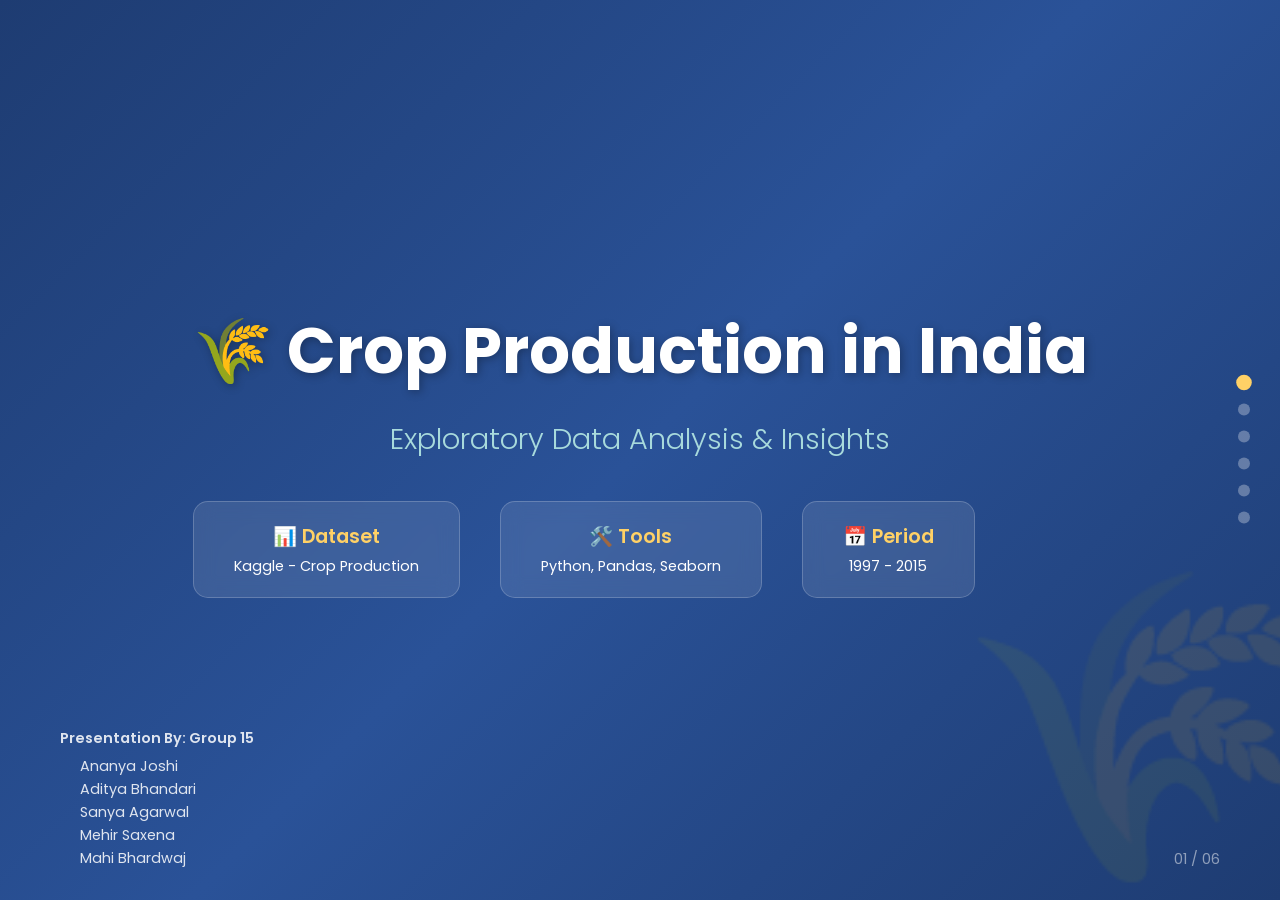
<file: index.html>
<!DOCTYPE html>
<html lang="en">

<head>
    <meta charset="UTF-8">
    <meta name="viewport" content="width=device-width, initial-scale=1.0">
    <title>Crop Production in India - Analysis</title>
    <link href="https://fonts.googleapis.com/css2?family=Poppins:wght@300;400;600;700&display=swap" rel="stylesheet">
    <style>
        * {
            margin: 0;
            padding: 0;
            box-sizing: border-box;
        }

        body {
            font-family: 'Poppins', sans-serif;
            background: linear-gradient(135deg, #1a1a2e 0%, #16213e 50%, #0f3460 100%);
            min-height: 100vh;
            overflow-x: hidden;
        }

        .slide-container {
            width: 100%;
            height: 100vh;
            scroll-snap-type: y mandatory;
            overflow-y: scroll;
            scroll-behavior: smooth;
        }

        .slide {
            width: 100%;
            height: 100vh;
            scroll-snap-align: start;
            display: flex;
            flex-direction: column;
            justify-content: center;
            align-items: center;
            padding: 60px;
            position: relative;
            overflow: hidden;
        }

        /* Slide 1 - Title */
        .slide-1 {
            background: linear-gradient(135deg, #1e3c72 0%, #2a5298 50%, #1e3c72 100%);
        }

        .slide-1::before {
            content: '🌾';
            position: absolute;
            font-size: 300px;
            opacity: 0.1;
            right: -50px;
            bottom: -50px;
        }

        .title-content {
            text-align: center;
            z-index: 10;
            animation: fadeInUp 1s ease-out;
        }

        .main-title {
            font-size: 4rem;
            font-weight: 700;
            color: #fff;
            margin-bottom: 20px;
            text-shadow: 2px 2px 10px rgba(0, 0, 0, 0.3);
        }

        .subtitle {
            font-size: 1.8rem;
            color: #a8dadc;
            margin-bottom: 40px;
            font-weight: 300;
        }

        .meta-info {
            display: flex;
            gap: 40px;
            margin-top: 30px;
        }

        .meta-item {
            background: rgba(255, 255, 255, 0.1);
            backdrop-filter: blur(10px);
            padding: 20px 40px;
            border-radius: 15px;
            border: 1px solid rgba(255, 255, 255, 0.2);
        }

        .meta-item span {
            color: #ffd166;
            font-size: 1.2rem;
            font-weight: 600;
        }

        .meta-item p {
            color: #fff;
            font-size: 0.9rem;
            margin-top: 5px;
        }

        /* Slide 2 - Contents */
        .slide-2 {
            background: linear-gradient(135deg, #134e5e 0%, #71b280 100%);
        }

        .section-title {
            font-size: 2.5rem;
            color: #fff;
            margin-bottom: 20px;
            text-align: center;
        }

        .contents-grid {
            display: grid;
            grid-template-columns: repeat(2, 1fr);
            gap: 25px;
            max-width: 900px;
        }

        .content-card {
            background: rgba(255, 255, 255, 0.15);
            backdrop-filter: blur(10px);
            padding: 30px;
            border-radius: 20px;
            border: 1px solid rgba(255, 255, 255, 0.2);
            display: flex;
            align-items: center;
            gap: 20px;
            transition: transform 0.3s ease, box-shadow 0.3s ease;
        }

        .content-card:hover {
            transform: translateY(-5px);
            box-shadow: 0 20px 40px rgba(0, 0, 0, 0.2);
        }

        .content-number {
            width: 60px;
            height: 60px;
            background: linear-gradient(135deg, #ffd166, #f9844a);
            border-radius: 50%;
            display: flex;
            justify-content: center;
            align-items: center;
            font-size: 1.5rem;
            font-weight: 700;
            color: #1a1a2e;
        }

        .content-text {
            color: #fff;
            font-size: 1.3rem;
        }

        /* Slide 3 - Dataset Overview */
        .slide-3 {
            background: linear-gradient(135deg, #667eea 0%, #764ba2 100%);
        }

        .stats-container {
            display: grid;
            grid-template-columns: repeat(4, 1fr);
            gap: 20px;
            margin-top: 10px;
        }

        .stat-card {
            background: rgba(255, 255, 255, 0.15);
            backdrop-filter: blur(10px);
            padding: 25px 20px;
            border-radius: 15px;
            text-align: center;
            border: 1px solid rgba(255, 255, 255, 0.2);
            transition: transform 0.3s ease;
        }

        .stat-card:hover {
            transform: scale(1.05);
        }

        .stat-icon {
            font-size: 2.2rem;
            margin-bottom: 8px;
        }

        .stat-value {
            font-size: 2rem;
            font-weight: 700;
            color: #ffd166;
        }

        .stat-label {
            color: #e0e0e0;
            font-size: 0.9rem;
            margin-top: 5px;
        }

        /* Slide 4 - EDA */
        .slide-4 {
            background: linear-gradient(135deg, #f093fb 0%, #f5576c 100%);
        }

        /* Slide 5 - Key Visualizations */
        .slide-5 {
            background: linear-gradient(135deg, #11998e 0%, #38ef7d 100%);
        }

        .viz-grid {
            display: grid;
            grid-template-columns: repeat(3, 1fr);
            gap: 25px;
            max-width: 1100px;
        }

        .viz-card {
            background: rgba(255, 255, 255, 0.95);
            border-radius: 20px;
            padding: 30px;
            text-align: center;
            box-shadow: 0 15px 40px rgba(0, 0, 0, 0.2);
            transition: transform 0.3s ease, box-shadow 0.3s ease;
            cursor: pointer;
        }

        .viz-card:hover {
            transform: translateY(-10px) scale(1.02);
            box-shadow: 0 25px 50px rgba(0, 0, 0, 0.3);
        }

        .viz-card::after {
            content: '👆 Click to view';
            display: block;
            font-size: 0.75rem;
            color: #999;
            margin-top: 10px;
            opacity: 0;
            transition: opacity 0.3s ease;
        }

        .viz-card:hover::after {
            opacity: 1;
        }

        .viz-icon {
            font-size: 3rem;
            margin-bottom: 15px;
        }

        .viz-title {
            font-size: 1.2rem;
            font-weight: 600;
            color: #333;
            margin-bottom: 10px;
        }

        .viz-desc {
            font-size: 0.9rem;
            color: #666;
        }

        /* Slide 6 - Key Insights & Conclusion */
        .slide-6 {
            background: linear-gradient(135deg, #0f0c29 0%, #302b63 50%, #24243e 100%);
        }

        .insights-container {
            display: grid;
            grid-template-columns: repeat(2, 1fr);
            gap: 30px;
            max-width: 1000px;
        }

        .insight-card {
            background: linear-gradient(135deg, rgba(255, 255, 255, 0.1) 0%, rgba(255, 255, 255, 0.05) 100%);
            backdrop-filter: blur(10px);
            padding: 30px;
            border-radius: 20px;
            border: 1px solid rgba(255, 255, 255, 0.1);
        }

        .insight-card h3 {
            color: #ffd166;
            font-size: 1.3rem;
            margin-bottom: 15px;
            display: flex;
            align-items: center;
            gap: 10px;
        }

        .insight-card p {
            color: #e0e0e0;
            line-height: 1.6;
        }

        .conclusion-box {
            grid-column: span 2;
            background: linear-gradient(135deg, #ffd166 0%, #f9844a 100%);
            text-align: center;
        }

        .conclusion-box h3 {
            color: #1a1a2e;
            font-size: 1.8rem;
        }

        .conclusion-box p {
            color: #333;
            font-size: 1.1rem;
        }

        /* Modal Styles */
        .modal-overlay {
            position: fixed;
            top: 0;
            left: 0;
            width: 100%;
            height: 100%;
            background: rgba(0, 0, 0, 0.85);
            backdrop-filter: blur(10px);
            display: none;
            justify-content: center;
            align-items: center;
            z-index: 2000;
            animation: fadeIn 0.3s ease;
        }

        .modal-overlay.active {
            display: flex;
        }

        .modal-content {
            background: #fff;
            border-radius: 25px;
            padding: 40px;
            max-width: 800px;
            width: 90%;
            max-height: 85vh;
            overflow-y: auto;
            position: relative;
            animation: slideUp 0.4s ease;
        }

        .modal-close {
            position: absolute;
            top: 15px;
            right: 20px;
            font-size: 2rem;
            cursor: pointer;
            color: #666;
            transition: color 0.3s ease;
        }

        .modal-close:hover {
            color: #f5576c;
        }

        .modal-title {
            font-size: 1.8rem;
            color: #333;
            margin-bottom: 20px;
            display: flex;
            align-items: center;
            gap: 15px;
        }

        .modal-description {
            color: #666;
            margin-bottom: 25px;
            line-height: 1.6;
        }

        .chart-preview {
            background: linear-gradient(135deg, #f8f9fa 0%, #e9ecef 100%);
            border-radius: 15px;
            padding: 30px;
            min-height: 300px;
            display: flex;
            flex-direction: column;
            align-items: center;
            justify-content: center;
        }

        /* CSS Charts */
        .bar-chart {
            display: flex;
            align-items: flex-end;
            gap: 15px;
            height: 200px;
            padding: 20px;
        }

        .bar {
            width: 50px;
            border-radius: 8px 8px 0 0;
            display: flex;
            flex-direction: column;
            align-items: center;
            justify-content: flex-end;
            transition: height 0.5s ease;
        }

        .bar span {
            font-size: 0.7rem;
            color: #333;
            margin-top: 8px;
            text-align: center;
        }

        .pie-chart {
            width: 200px;
            height: 200px;
            border-radius: 50%;
            background: conic-gradient(#ff6b6b 0deg 108deg,
                    #4ecdc4 108deg 180deg,
                    #45b7d1 180deg 234deg,
                    #96ceb4 234deg 288deg,
                    #ffeaa7 288deg 360deg);
            position: relative;
        }

        .pie-chart::after {
            content: '';
            position: absolute;
            top: 50%;
            left: 50%;
            transform: translate(-50%, -50%);
            width: 80px;
            height: 80px;
            background: #fff;
            border-radius: 50%;
        }

        .histogram {
            display: flex;
            align-items: flex-end;
            gap: 3px;
            height: 150px;
        }

        .hist-bar {
            width: 20px;
            background: linear-gradient(180deg, #667eea 0%, #764ba2 100%);
            border-radius: 3px 3px 0 0;
        }

        .scatter-plot {
            width: 250px;
            height: 200px;
            background: linear-gradient(135deg, #f8f9fa 0%, #e9ecef 100%);
            border-left: 2px solid #333;
            border-bottom: 2px solid #333;
            position: relative;
            margin: 20px;
        }

        .scatter-dot {
            position: absolute;
            width: 10px;
            height: 10px;
            background: #4ecdc4;
            border-radius: 50%;
            opacity: 0.7;
        }

        .box-plot {
            display: flex;
            flex-direction: column;
            align-items: center;
            height: 200px;
            justify-content: center;
        }

        .box-plot-item {
            display: flex;
            align-items: center;
            gap: 10px;
            margin: 10px 0;
        }

        .box-plot-box {
            width: 120px;
            height: 40px;
            background: linear-gradient(90deg, #ffeaa7 0%, #fdcb6e 100%);
            border: 2px solid #f39c12;
            border-radius: 5px;
            position: relative;
        }

        .box-plot-box::before,
        .box-plot-box::after {
            content: '';
            position: absolute;
            height: 2px;
            background: #e74c3c;
            width: 30px;
        }

        .box-plot-box::before {
            left: -35px;
            top: 50%;
        }

        .box-plot-box::after {
            right: -35px;
            top: 50%;
        }

        .heatmap {
            display: grid;
            grid-template-columns: repeat(3, 60px);
            gap: 5px;
        }

        .heatmap-cell {
            width: 60px;
            height: 60px;
            border-radius: 8px;
            display: flex;
            align-items: center;
            justify-content: center;
            color: #fff;
            font-weight: 600;
            font-size: 0.9rem;
        }

        .line-chart {
            width: 280px;
            height: 150px;
            position: relative;
            border-left: 2px solid #333;
            border-bottom: 2px solid #333;
        }

        .line-chart svg {
            position: absolute;
            bottom: 0;
            left: 0;
        }

        /* Navigation */
        .nav-dots {
            position: fixed;
            right: 30px;
            top: 50%;
            transform: translateY(-50%);
            display: flex;
            flex-direction: column;
            gap: 15px;
            z-index: 1000;
        }

        .nav-dot {
            width: 12px;
            height: 12px;
            border-radius: 50%;
            background: rgba(255, 255, 255, 0.3);
            cursor: pointer;
            transition: all 0.3s ease;
        }

        .nav-dot:hover,
        .nav-dot.active {
            background: #ffd166;
            transform: scale(1.3);
        }

        .slide-number {
            position: absolute;
            bottom: 30px;
            left: 60px;
            color: rgba(255, 255, 255, 0.5);
            font-size: 0.9rem;
        }

        /* Animations */
        @keyframes fadeIn {
            from {
                opacity: 0;
            }

            to {
                opacity: 1;
            }
        }

        @keyframes fadeInUp {
            from {
                opacity: 0;
                transform: translateY(30px);
            }

            to {
                opacity: 1;
                transform: translateY(0);
            }
        }

        @keyframes slideUp {
            from {
                opacity: 0;
                transform: translateY(50px);
            }

            to {
                opacity: 1;
                transform: translateY(0);
            }
        }

        .legend {
            display: flex;
            flex-wrap: wrap;
            gap: 15px;
            margin-top: 20px;
            justify-content: center;
        }

        .legend-item {
            display: flex;
            align-items: center;
            gap: 8px;
            font-size: 0.85rem;
            color: #555;
        }

        .legend-color {
            width: 15px;
            height: 15px;
            border-radius: 3px;
        }
    </style>
</head>

<body>
    <div class="slide-container" id="slideContainer">
        <!-- Slide 1: Title -->
        <div class="slide slide-1" id="slide1">
            <div class="title-content">
                <h1 class="main-title">🌾 Crop Production in India</h1>
                <p class="subtitle">Exploratory Data Analysis & Insights</p>
                <div class="meta-info">
                    <div class="meta-item">
                        <span>📊 Dataset</span>
                        <p>Kaggle - Crop Production</p>
                    </div>
                    <div class="meta-item">
                        <span>🛠️ Tools</span>
                        <p>Python, Pandas, Seaborn</p>
                    </div>
                    <div class="meta-item">
                        <span>📅 Period</span>
                        <p>1997 - 2015</p>
                    </div>
                </div>
            </div>
            <div
                style="position: absolute; bottom: 30px; left: 60px; color: rgba(255, 255, 255, 0.85); font-size: 0.9rem; text-align: left; line-height: 1.6;">
                <div style="font-weight: 600; margin-bottom: 5px;">Presentation By: Group 15</div>
                <div style="padding-left: 20px;">Ananya Joshi</div>
                <div style="padding-left: 20px;">Aditya Bhandari</div>
                <div style="padding-left: 20px;">Sanya Agarwal</div>
                <div style="padding-left: 20px;">Mehir Saxena</div>
                <div style="padding-left: 20px;">Mahi Bhardwaj</div>
            </div>
            <span class="slide-number" style="left: auto; right: 60px;">01 / 06</span>
        </div>

        <!-- Slide 2: Contents -->
        <div class="slide slide-2" id="slide2">
            <h2 class="section-title">📋 Contents</h2>
            <div class="contents-grid">
                <div class="content-card">
                    <div class="content-number">1</div>
                    <div class="content-text">Load Data & Overview</div>
                </div>
                <div class="content-card">
                    <div class="content-number">2</div>
                    <div class="content-text">Descriptive Statistics</div>
                </div>
                <div class="content-card">
                    <div class="content-number">3</div>
                    <div class="content-text">Exploratory Data Analysis</div>
                </div>
                <div class="content-card">
                    <div class="content-number">4</div>
                    <div class="content-text">Data Visualizations</div>
                </div>
            </div>
            <span class="slide-number">02 / 06</span>
        </div>

        <!-- Slide 3: Dataset Overview & Descriptive Statistics -->
        <div class="slide slide-3" id="slide3">
            <h2 class="section-title">📊 Dataset Overview & Descriptive Statistics</h2>
            <div class="stats-container" style="margin-bottom: 15px;">
                <div class="stat-card">
                    <div class="stat-icon">📁</div>
                    <div class="stat-value">246K+</div>
                    <div class="stat-label">Total Records</div>
                </div>
                <div class="stat-card">
                    <div class="stat-icon">🗺️</div>
                    <div class="stat-value">33</div>
                    <div class="stat-label">States &amp; UTs</div>
                </div>
                <div class="stat-card">
                    <div class="stat-icon">🌱</div>
                    <div class="stat-value">124</div>
                    <div class="stat-label">Crop Types</div>
                </div>
                <div class="stat-card">
                    <div class="stat-icon">📆</div>
                    <div class="stat-value">6</div>
                    <div class="stat-label">Seasons</div>
                </div>
            </div>
            <!-- Descriptive Statistics Card -->
            <div onclick="openModal('descriptive')"
                style="background: rgba(255,255,255,0.95); border-radius: 20px; padding: 25px 40px; max-width: 1000px; box-shadow: 0 15px 40px rgba(0,0,0,0.2); cursor: pointer; transition: transform 0.3s ease;"
                onmouseover="this.style.transform='translateY(-5px)'" onmouseout="this.style.transform='translateY(0)'">
                <h3 style="color: #667eea; font-size: 1.3rem; margin-bottom: 15px; text-align: center;">📈 Descriptive
                    Statistics</h3>
                <table style="width: 100%; border-collapse: collapse; font-size: 0.85rem;">
                    <thead>
                        <tr style="background: linear-gradient(135deg, #667eea, #764ba2); color: white;">
                            <th style="padding: 10px; border-radius: 8px 0 0 0;">Variable</th>
                            <th style="padding: 10px;">Count</th>
                            <th style="padding: 10px;">Mean</th>
                            <th style="padding: 10px;">Std. Dev</th>
                            <th style="padding: 10px;">Min</th>
                            <th style="padding: 10px;">Median</th>
                            <th style="padding: 10px; border-radius: 0 8px 0 0;">Max</th>
                        </tr>
                    </thead>
                    <tbody>
                        <tr style="background: #f8f9fa;">
                            <td style="padding: 10px; font-weight: 600; color: #333;">Crop_Year</td>
                            <td style="padding: 10px; color: #555;">246,091</td>
                            <td style="padding: 10px; color: #555;">2005.64</td>
                            <td style="padding: 10px; color: #555;">4.95</td>
                            <td style="padding: 10px; color: #555;">1997</td>
                            <td style="padding: 10px; color: #555;">2006</td>
                            <td style="padding: 10px; color: #555;">2015</td>
                        </tr>
                        <tr style="background: #fff;">
                            <td style="padding: 10px; font-weight: 600; color: #333;">Area (ha)</td>
                            <td style="padding: 10px; color: #555;">246,091</td>
                            <td style="padding: 10px; color: #555;">12,002.82</td>
                            <td style="padding: 10px; color: #555;">50,523.40</td>
                            <td style="padding: 10px; color: #555;">0.04</td>
                            <td style="padding: 10px; color: #555;">582</td>
                            <td style="padding: 10px; color: #f5576c; font-weight: 600;">8.58M</td>
                        </tr>
                        <tr style="background: #f8f9fa;">
                            <td style="padding: 10px; font-weight: 600; color: #333;">Production (tons)</td>
                            <td style="padding: 10px; color: #555;">242,361</td>
                            <td style="padding: 10px; color: #555;">582,503</td>
                            <td style="padding: 10px; color: #555;">17.07M</td>
                            <td style="padding: 10px; color: #555;">0</td>
                            <td style="padding: 10px; color: #555;">729</td>
                            <td style="padding: 10px; color: #f5576c; font-weight: 600;">1.25B</td>
                        </tr>
                    </tbody>
                </table>
                <p style="color: #888; font-size: 0.8rem; margin-top: 12px; text-align: center;">⚠️ Production has
                    3,730 missing values | Both Area & Production are highly right-skewed</p>
            </div>
            <span class="slide-number">03 / 06</span>
        </div>

        <!-- Slide 4: Exploratory Data Analysis (EDA) -->
        <div class="slide slide-4" id="slide4">
            <h2 class="section-title" style="margin-top: -80px;">🔍 Exploratory Data Analysis (EDA)</h2>
            <p style="color: rgba(255,255,255,0.8); margin-bottom: 20px; font-size: 1rem;">
            </p>
            <div style="display: grid; grid-template-columns: repeat(3, 1fr); gap: 25px; max-width: 1100px;">
                <div onclick="openModal('missingvalues')"
                    style="background: rgba(255,255,255,0.95); border-radius: 20px; padding: 30px; text-align: center; box-shadow: 0 15px 40px rgba(0,0,0,0.2); cursor: pointer; transition: transform 0.3s ease;"
                    onmouseover="this.style.transform='translateY(-5px)'"
                    onmouseout="this.style.transform='translateY(0)'">
                    <div style="font-size: 3rem; margin-bottom: 15px;">⚠️</div>
                    <h3 style="color: #f5576c; font-size: 1.3rem; margin-bottom: 10px;">Missing Values</h3>
                    <p style="color: #333; font-size: 2rem; font-weight: 700;">3730</p>
                    <p style="color: #666; font-size: 0.9rem; margin-top: 10px;">in Production column</p>
                    <p style="color: #888; font-size: 0.85rem; margin-top: 5px;">Rows removed via dropna()</p>
                </div>
                <div onclick="openModal('boxplot')"
                    style="background: rgba(255,255,255,0.95); border-radius: 20px; padding: 30px; text-align: center; box-shadow: 0 15px 40px rgba(0,0,0,0.2); cursor: pointer; transition: transform 0.3s ease;"
                    onmouseover="this.style.transform='translateY(-5px)'"
                    onmouseout="this.style.transform='translateY(0)'">
                    <div style="font-size: 3rem; margin-bottom: 15px;">📊</div>
                    <h3 style="color: #764ba2; font-size: 1.3rem; margin-bottom: 10px;">Outlier Detection</h3>
                    <p style="color: #333; font-size: 1rem; font-weight: 600;">IQR Method Used</p>
                    <p style="color: #666; font-size: 0.9rem; margin-top: 10px;">Q1, Q3, bounds calculated</p>
                    <p style="color: #888; font-size: 0.85rem; margin-top: 5px;">Many outliers in Production</p>
                </div>
                <div onclick="openModal('correlation')"
                    style="background: rgba(255,255,255,0.95); border-radius: 20px; padding: 30px; text-align: center; box-shadow: 0 15px 40px rgba(0,0,0,0.2); cursor: pointer; transition: transform 0.3s ease;"
                    onmouseover="this.style.transform='translateY(-5px)'"
                    onmouseout="this.style.transform='translateY(0)'">
                    <div style="font-size: 3rem; margin-bottom: 15px;">🔗</div>
                    <h3 style="color: #11998e; font-size: 1.3rem; margin-bottom: 10px;">Correlation</h3>
                    <p style="color: #333; font-size: 2rem; font-weight: 700;">+0.041</p>
                    <p style="color: #666; font-size: 0.9rem; margin-top: 10px;">Area ↔️ Production</p>
                    <p style="color: #888; font-size: 0.85rem; margin-top: 5px;">Strong positive relationship</p>
                </div>
            </div>
            <!-- <div
                style="background: rgba(255,255,255,0.15); backdrop-filter: blur(10px); padding: 25px 50px; border-radius: 15px; margin-top: 30px; border: 1px solid rgba(255,255,255,0.2);">
                <p style="color: #fff; font-size: 1.1rem; text-align: center;">
                    <strong>Key EDA Steps:</strong> Missing Value Analysis → Data Cleaning → Outlier Detection →
                    Correlation Matrix
                </p>
            </div> -->
            <span class="slide-number">04 / 06</span>
        </div>


        <!-- Slide 5: Key Visualizations -->
        <div class="slide slide-5" id="slide5">
            <h2 class="section-title">📊 Visualizations Used</h2>
            <p style="color: rgba(255,255,255,0.8); margin-bottom: 30px; font-size: 1.1rem;">👆 Click any card to see
                the visualization</p>
            <div class="viz-grid">
                <div class="viz-card" onclick="openModal('histogram')">
                    <div class="viz-icon">📊</div>
                    <div class="viz-title">Histogram</div>
                    <div class="viz-desc">Distribution of Crop Yield (Log Scale)</div>
                </div>
                <div class="viz-card" onclick="openModal('boxplot')">
                    <div class="viz-icon">📦</div>
                    <div class="viz-title">Box Plot</div>
                    <div class="viz-desc">Outlier Detection by Season</div>
                </div>
                <div class="viz-card" onclick="openModal('barchart')">
                    <div class="viz-icon">📈</div>
                    <div class="viz-title">Bar Chart</div>
                    <div class="viz-desc">Top 5 Crops by Production</div>
                </div>
                <div class="viz-card" onclick="openModal('scatter')">
                    <div class="viz-icon">🔵</div>
                    <div class="viz-title">Scatter Plot</div>
                    <div class="viz-desc">Area vs Production Relationship</div>
                </div>
                <div class="viz-card" onclick="openModal('piechart')">
                    <div class="viz-icon">🥧</div>
                    <div class="viz-title">Pie Chart</div>
                    <div class="viz-desc">State-wise Production Share</div>
                </div>
                <div class="viz-card" onclick="openModal('heatmap')">
                    <div class="viz-icon">🔥</div>
                    <div class="viz-title">Heatmap</div>
                    <div class="viz-desc">Correlation Matrix</div>
                </div>
            </div>
            <span class="slide-number">05 / 06</span>
        </div>

        <!-- Slide 6: Key Insights & Conclusion -->
        <div class="slide slide-6" id="slide6">
            <h2 class="section-title">💡 Key Insights</h2>
            <div class="insights-container">
                <div class="insight-card">
                    <h3>🏆 Top Producer</h3>
                    <p>Kerala dominates with 126+ Billion tonnes, driven by Coconut production (counted in nuts, not
                        weight).</p>
                </div>
                <div class="insight-card">
                    <h3>🌾 Crop Diversity</h3>
                    <p>124 unique crops across 33 states. Rice, Wheat, and Sugarcane form the backbone of Indian
                        agriculture.</p>
                </div>
                <div class="insight-card">
                    <h3>📅 Seasonal Patterns</h3>
                    <p>Whole Year crops contribute highest production. Kharif (monsoon) shows more variability than Rabi
                        (winter).</p>
                </div>
                <div class="insight-card">
                    <h3>📊 Key Correlation</h3>
                    <p>Area-Production correlation (+0.041) is strong, but Year shows no significant trend — yield
                        improvement is needed.</p>
                </div>
                <div class="insight-card conclusion-box">
                    <h3>🎯 Conclusion</h3>
                    <p>This analysis of 246K+ records (1997-2015) reveals that Indian agriculture is regionally
                        concentrated, with Southern states leading. While production correlates with area,
                        year-over-year yield hasn't improved significantly — suggesting focus should shift from land
                        expansion to productivity enhancement through modern farming techniques.</p>
                </div>
            </div>
            <span class="slide-number">06 / 06</span>
        </div>
    </div>

    <!-- Modal Overlay -->
    <div class="modal-overlay" id="modalOverlay" onclick="closeModal(event)">
        <div class="modal-content" onclick="event.stopPropagation()">
            <span class="modal-close" onclick="closeModal()">&times;</span>
            <h2 class="modal-title" id="modalTitle"></h2>
            <p class="modal-description" id="modalDescription"></p>
            <div class="chart-preview" id="chartPreview"></div>
        </div>
    </div>

    <!-- Navigation Dots -->
    <div class="nav-dots">
        <div class="nav-dot active" onclick="scrollToSlide(1)"></div>
        <div class="nav-dot" onclick="scrollToSlide(2)"></div>
        <div class="nav-dot" onclick="scrollToSlide(3)"></div>
        <div class="nav-dot" onclick="scrollToSlide(4)"></div>
        <div class="nav-dot" onclick="scrollToSlide(5)"></div>
        <div class="nav-dot" onclick="scrollToSlide(6)"></div>
    </div>

    <script>
        const container = document.getElementById('slideContainer');
        const dots = document.querySelectorAll('.nav-dot');

        function scrollToSlide(num) {
            const slide = document.getElementById('slide' + num);
            slide.scrollIntoView({ behavior: 'smooth' });
        }

        container.addEventListener('scroll', () => {
            const scrollPos = container.scrollTop;
            const slideHeight = window.innerHeight;
            const currentSlide = Math.round(scrollPos / slideHeight);

            dots.forEach((dot, index) => {
                dot.classList.toggle('active', index === currentSlide);
            });
        });

        // Keyboard navigation
        document.addEventListener('keydown', (e) => {
            const modal = document.getElementById('modalOverlay');
            if (modal.classList.contains('active')) {
                if (e.key === 'Escape') closeModal();
                return;
            }

            const currentScroll = container.scrollTop;
            const slideHeight = window.innerHeight;
            const currentSlide = Math.round(currentScroll / slideHeight);

            if (e.key === 'ArrowDown' || e.key === ' ') {
                e.preventDefault();
                if (currentSlide < 5) scrollToSlide(currentSlide + 2);
            } else if (e.key === 'ArrowUp') {
                e.preventDefault();
                if (currentSlide > 0) scrollToSlide(currentSlide);
            }
        });

        // Modal Functions
        const chartData = {
            descriptive: {
                title: '📈 Descriptive Statistics',
                description: '💡 Insight: The dataset spans 1997-2015 with 246K+ records. Production values range from 0 to 1.25 Billion tonnes with extreme right-skewness (Mean >> Median). The high standard deviation indicates significant variability across regions and crops.',
                chart: `
                <div style="text-align: left;">
                    <h4 style="color: #667eea; margin-bottom: 15px;">Numerical Variables Summary</h4>
                    <div style="overflow-x: auto;">
                        <table style="width: 100%; border-collapse: collapse; font-size: 0.85rem; margin-bottom: 20px;">
                            <thead>
                                <tr style="background: linear-gradient(135deg, #667eea, #764ba2); color: white;">
                                    <th style="padding: 12px; text-align: left;">Variable</th>
                                    <th style="padding: 12px;">Count</th>
                                    <th style="padding: 12px;">Mean</th>
                                    <th style="padding: 12px;">Std. Dev</th>
                                    <th style="padding: 12px;">Min</th>
                                    <th style="padding: 12px;">Q1 (25%)</th>
                                    <th style="padding: 12px;">Median</th>
                                    <th style="padding: 12px;">Q3 (75%)</th>
                                    <th style="padding: 12px;">Max</th>
                                </tr>
                            </thead>
                            <tbody>
                                <tr style="background: #f8f9fa;">
                                    <td style="padding: 12px; font-weight: 600;">Crop_Year</td>
                                    <td style="padding: 12px; text-align: center;">246,091</td>
                                    <td style="padding: 12px; text-align: center;">2005.64</td>
                                    <td style="padding: 12px; text-align: center;">4.95</td>
                                    <td style="padding: 12px; text-align: center;">1997</td>
                                    <td style="padding: 12px; text-align: center;">2002</td>
                                    <td style="padding: 12px; text-align: center;">2006</td>
                                    <td style="padding: 12px; text-align: center;">2010</td>
                                    <td style="padding: 12px; text-align: center;">2015</td>
                                </tr>
                                <tr style="background: #fff;">
                                    <td style="padding: 12px; font-weight: 600;">Area (ha)</td>
                                    <td style="padding: 12px; text-align: center;">246,091</td>
                                    <td style="padding: 12px; text-align: center;">12,002.82</td>
                                    <td style="padding: 12px; text-align: center;">50,523.40</td>
                                    <td style="padding: 12px; text-align: center;">0.04</td>
                                    <td style="padding: 12px; text-align: center;">80</td>
                                    <td style="padding: 12px; text-align: center;">582</td>
                                    <td style="padding: 12px; text-align: center;">4,392</td>
                                    <td style="padding: 12px; text-align: center; color: #f5576c; font-weight: 600;">8,580,100</td>
                                </tr>
                                <tr style="background: #f8f9fa;">
                                    <td style="padding: 12px; font-weight: 600;">Production (tons)</td>
                                    <td style="padding: 12px; text-align: center;">242,361</td>
                                    <td style="padding: 12px; text-align: center;">582,503.40</td>
                                    <td style="padding: 12px; text-align: center;">17,065,810</td>
                                    <td style="padding: 12px; text-align: center;">0</td>
                                    <td style="padding: 12px; text-align: center;">88</td>
                                    <td style="padding: 12px; text-align: center;">729</td>
                                    <td style="padding: 12px; text-align: center;">7,023</td>
                                    <td style="padding: 12px; text-align: center; color: #f5576c; font-weight: 600;">1,250,800,000</td>
                                </tr>
                            </tbody>
                        </table>
                    </div>
                    <div style="background: #fff3cd; padding: 12px; border-radius: 8px; margin-bottom: 20px; border-left: 4px solid #ffc107;">
                        <p style="margin: 0; color: #856404; font-size: 0.9rem;"><strong>⚠️ Note:</strong> Production contains 3,730 missing values. Both Area and Production are <strong>highly right-skewed</strong>, indicating large-scale farming in few regions.</p>
                    </div>
                    <h4 style="color: #667eea; margin-bottom: 15px;">Categorical Variable Summary</h4>
                    <table style="width: 50%; border-collapse: collapse; font-size: 0.9rem; margin-bottom: 25px;">
                        <thead>
                            <tr style="background: linear-gradient(135deg, #11998e, #38ef7d); color: white;">
                                <th style="padding: 10px; text-align: left;">Variable</th>
                                <th style="padding: 10px; text-align: center;">Unique Values</th>
                            </tr>
                        </thead>
                        <tbody>
                            <tr style="background: #f8f9fa;"><td style="padding: 10px;">State_Name</td><td style="padding: 10px; text-align: center; font-weight: 600;">33</td></tr>
                            <tr style="background: #fff;"><td style="padding: 10px;">District_Name</td><td style="padding: 10px; text-align: center; font-weight: 600;">646</td></tr>
                            <tr style="background: #f8f9fa;"><td style="padding: 10px;">Season</td><td style="padding: 10px; text-align: center; font-weight: 600;">6</td></tr>
                            <tr style="background: #fff;"><td style="padding: 10px;">Crop</td><td style="padding: 10px; text-align: center; font-weight: 600;">124</td></tr>
                        </tbody>
                    </table>
                    <h4 style="color: #333; margin-bottom: 10px; font-size: 1rem;">📝 Code Snippet:</h4>
                    <pre style="background: #1e1e1e; color: #d4d4d4; padding: 15px; border-radius: 10px; overflow-x: auto; font-size: 0.85rem; font-family: 'Consolas', monospace;"><code><span style="color: #569cd6;">import</span> pandas <span style="color: #569cd6;">as</span> pd

<span style="color: #6a9955;"># Load data</span>
df = pd.read_csv(<span style="color: #ce9178;">'crop_production.csv'</span>)

<span style="color: #6a9955;"># Descriptive Statistics for Numerical Variables</span>
numerical_stats = df.describe()
<span style="color: #569cd6;">print</span>(numerical_stats)

<span style="color: #6a9955;"># Categorical Variable Summary</span>
categorical_cols = [<span style="color: #ce9178;">'State_Name'</span>, <span style="color: #ce9178;">'District_Name'</span>, <span style="color: #ce9178;">'Season'</span>, <span style="color: #ce9178;">'Crop'</span>]
<span style="color: #569cd6;">for</span> col <span style="color: #569cd6;">in</span> categorical_cols:
    <span style="color: #569cd6;">print</span>(<span style="color: #569cd6;">f</span><span style="color: #ce9178;">"{col}: {df[col].nunique()} unique values"</span>)</code></pre>
                </div>`
            },
            missingvalues: {
                title: '⚠️ Missing Values Analysis',
                description: '💡 Insight: Only Production column has 3730 missing values (1.5% of data). All other columns are complete. Missing values were handled using dropna() to ensure data quality for analysis.',
                chart: `<img src="charts/missing_values.png" alt="Missing Values" style="max-width: 100%; border-radius: 10px; box-shadow: 0 5px 20px rgba(0,0,0,0.1);">
                <div style="margin-top: 25px; text-align: left;">
                    <h4 style="color: #333; margin-bottom: 10px; font-size: 1rem;">📝 Code Snippet:</h4>
                    <pre style="background: #1e1e1e; color: #d4d4d4; padding: 15px; border-radius: 10px; overflow-x: auto; font-size: 0.85rem; font-family: 'Consolas', monospace;"><code><span style="color: #569cd6;">import</span> pandas <span style="color: #569cd6;">as</span> pd
<span style="color: #569cd6;">import</span> matplotlib.pyplot <span style="color: #569cd6;">as</span> plt

<span style="color: #6a9955;"># Load data</span>
df = pd.read_csv(<span style="color: #ce9178;">'crop_production.csv'</span>)

<span style="color: #6a9955;"># Missing Values Bar Chart</span>
missing_values = df.isnull().sum()
plt.figure(figsize=(<span style="color: #b5cea8;">10</span>, <span style="color: #b5cea8;">6</span>))
colors = [<span style="color: #ce9178;">'coral'</span> <span style="color: #569cd6;">if</span> val > <span style="color: #b5cea8;">0</span> <span style="color: #569cd6;">else</span> <span style="color: #ce9178;">'steelblue'</span> <span style="color: #569cd6;">for</span> val <span style="color: #569cd6;">in</span> missing_values.values]
plt.bar(missing_values.index, missing_values.values, color=colors)
plt.xlabel(<span style="color: #ce9178;">'Columns'</span>)
plt.ylabel(<span style="color: #ce9178;">'Missing Values Count'</span>)
plt.title(<span style="color: #ce9178;">'Missing Values in Dataset'</span>)
plt.xticks(rotation=<span style="color: #b5cea8;">45</span>)
plt.tight_layout()
plt.show()</code></pre>
                </div>`
            },
            correlation: {
                title: '🔗 Correlation Matrix',
                description: '💡 Insight: Area–Production correlation is very weak (+0.041). Crop Year has almost no correlation with either Area (−0.025) or Production (0.007), indicating that year alone does not explain variations in agricultural output across the dataset.',
                chart: `<img src="charts/correlation.png" alt="Correlation Matrix" style="max-width: 100%; border-radius: 10px; box-shadow: 0 5px 20px rgba(0,0,0,0.1);">
                <div style="margin-top: 25px; text-align: left;">
                    <h4 style="color: #333; margin-bottom: 10px; font-size: 1rem;">📝 Code Snippet:</h4>
                    <pre style="background: #1e1e1e; color: #d4d4d4; padding: 15px; border-radius: 10px; overflow-x: auto; font-size: 0.85rem; font-family: 'Consolas', monospace;"><code><span style="color: #569cd6;">import</span> pandas <span style="color: #569cd6;">as</span> pd
<span style="color: #569cd6;">import</span> seaborn <span style="color: #569cd6;">as</span> sns
<span style="color: #569cd6;">import</span> matplotlib.pyplot <span style="color: #569cd6;">as</span> plt

<span style="color: #6a9955;"># Load and clean data</span>
df = pd.read_csv(<span style="color: #ce9178;">'crop_production.csv'</span>)
df_clean = df.dropna(subset=[<span style="color: #ce9178;">'Production'</span>])

<span style="color: #6a9955;"># Correlation Matrix Heatmap</span>
correlation = df_clean[[<span style="color: #ce9178;">'Crop_Year'</span>, <span style="color: #ce9178;">'Area'</span>, <span style="color: #ce9178;">'Production'</span>]].corr()
plt.figure(figsize=(<span style="color: #b5cea8;">8</span>, <span style="color: #b5cea8;">6</span>))
sns.heatmap(correlation, annot=<span style="color: #569cd6;">True</span>, cmap=<span style="color: #ce9178;">'coolwarm'</span>, 
            center=<span style="color: #b5cea8;">0</span>, fmt=<span style="color: #ce9178;">'.3f'</span>, square=<span style="color: #569cd6;">True</span>)
plt.title(<span style="color: #ce9178;">'Correlation Matrix Heatmap'</span>)
plt.tight_layout()
plt.show()</code></pre>
                </div>`
            },
            histogram: {
                title: '📊 Histogram - Distribution of Crop Yield (Log Scale)',
                description: '💡 Insight: Crop yield varies widely across observations, with most values concentrated around a common productivity range. Only a small number of cases show exceptionally high yields, creating a long tail on the higher end. The logarithmic scale helps display both typical and extreme yield values clearly on the same plot.',
                chart: `<img src="charts/histogram_new.png" alt="Histogram - Distribution of Crop Yield" style="max-width: 100%; border-radius: 10px; box-shadow: 0 5px 20px rgba(0,0,0,0.1);">
                <div style="margin-top: 25px; text-align: left;">
                    <h4 style="color: #333; margin-bottom: 10px; font-size: 1rem;">📝 Code Snippet:</h4>
                    <pre style="background: #1e1e1e; color: #d4d4d4; padding: 15px; border-radius: 10px; overflow-x: auto; font-size: 0.85rem; font-family: 'Consolas', monospace;"><code><span style="color: #569cd6;">import</span> pandas <span style="color: #569cd6;">as</span> pd
<span style="color: #569cd6;">import</span> numpy <span style="color: #569cd6;">as</span> np
<span style="color: #569cd6;">import</span> matplotlib.pyplot <span style="color: #569cd6;">as</span> plt

<span style="color: #6a9955;"># Load and clean data</span>
df = pd.read_csv(<span style="color: #ce9178;">'crop_production.csv'</span>)
df_clean = df.dropna(subset=[<span style="color: #ce9178;">'Production'</span>])

<span style="color: #6a9955;"># Filter positive values and calculate yield</span>
yield_positive = df_clean[(df_clean[<span style="color: #ce9178;">'Production'</span>] > <span style="color: #b5cea8;">0</span>) & (df_clean[<span style="color: #ce9178;">'Area'</span>] > <span style="color: #b5cea8;">0</span>)]
log_yield = np.log10(yield_positive[<span style="color: #ce9178;">'Production'</span>] / yield_positive[<span style="color: #ce9178;">'Area'</span>])

<span style="color: #6a9955;"># Histogram - Distribution of Crop Yield (Log Scale)</span>
plt.figure(figsize=(<span style="color: #b5cea8;">10</span>, <span style="color: #b5cea8;">6</span>))
plt.hist(log_yield, bins=<span style="color: #b5cea8;">50</span>, color=<span style="color: #ce9178;">'purple'</span>, edgecolor=<span style="color: #ce9178;">'white'</span>)
plt.xlabel(<span style="color: #ce9178;">'log10(Yield)'</span>)
plt.ylabel(<span style="color: #ce9178;">'Frequency'</span>)
plt.title(<span style="color: #ce9178;">'Distribution of Crop Yield (Log Scale)'</span>)
plt.tight_layout()
plt.show()</code></pre>
                </div>`
            },
            boxplot: {
                title: '📦 Box Plot',
                description: '💡 Insight: "Whole Year" crops show the highest median production and most outliers. Kharif season has wider spread than Rabi. All seasons show significant outliers above Q3+1.5*IQR, indicating a few mega-production records.',
                chart: `<img src="charts/box_new.png" alt="Box Plot" style="max-width: 100%; border-radius: 10px; box-shadow: 0 5px 20px rgba(0,0,0,0.1);">
                <div style="margin-top: 25px; text-align: left;">
                    <h4 style="color: #333; margin-bottom: 10px; font-size: 1rem;">📝 Code Snippet:</h4>
                    <pre style="background: #1e1e1e; color: #d4d4d4; padding: 15px; border-radius: 10px; overflow-x: auto; font-size: 0.85rem; font-family: 'Consolas', monospace;"><code><span style="color: #569cd6;">import</span> pandas <span style="color: #569cd6;">as</span> pd
<span style="color: #569cd6;">import</span> seaborn <span style="color: #569cd6;">as</span> sns
<span style="color: #569cd6;">import</span> matplotlib.pyplot <span style="color: #569cd6;">as</span> plt

<span style="color: #6a9955;"># Load and clean data</span>
df = pd.read_csv(<span style="color: #ce9178;">'crop_production.csv'</span>)
df_clean = df.dropna(subset=[<span style="color: #ce9178;">'Production'</span>])

<span style="color: #6a9955;"># Box Plot - Production by Season</span>
plt.figure(figsize=(<span style="color: #b5cea8;">12</span>, <span style="color: #b5cea8;">6</span>))
sns.boxplot(x=<span style="color: #ce9178;">'Season'</span>, y=<span style="color: #ce9178;">'Production'</span>, 
            data=df_clean, palette=<span style="color: #ce9178;">'Set2'</span>)
plt.xlabel(<span style="color: #ce9178;">'Season'</span>)
plt.ylabel(<span style="color: #ce9178;">'Production (Tonnes)'</span>)
plt.title(<span style="color: #ce9178;">'Box Plot: Production by Season'</span>)
plt.xticks(rotation=<span style="color: #b5cea8;">45</span>)
plt.tight_layout()
plt.show()</code></pre>
                </div>`
            },
            barchart: {
                title: '📈 Bar Chart - Top 5 Crops',
                description: '💡 Insight: Coconut leads with highest production (counted in nuts). Rice, Sugarcane, Wheat, and Bajra follow. These 5 crops form the backbone of Indian agriculture, representing diverse farming across regions.',
                chart: `<img src="charts/bar_new.png" alt="Bar Chart" style="max-width: 100%; border-radius: 10px; box-shadow: 0 5px 20px rgba(0,0,0,0.1);">
                <div style="margin-top: 25px; text-align: left;">
                    <h4 style="color: #333; margin-bottom: 10px; font-size: 1rem;">📝 Code Snippet:</h4>
                    <pre style="background: #1e1e1e; color: #d4d4d4; padding: 15px; border-radius: 10px; overflow-x: auto; font-size: 0.85rem; font-family: 'Consolas', monospace;"><code><span style="color: #569cd6;">import</span> pandas <span style="color: #569cd6;">as</span> pd
<span style="color: #569cd6;">import</span> seaborn <span style="color: #569cd6;">as</span> sns
<span style="color: #569cd6;">import</span> matplotlib.pyplot <span style="color: #569cd6;">as</span> plt

<span style="color: #6a9955;"># Load and clean data</span>
df = pd.read_csv(<span style="color: #ce9178;">'crop_production.csv'</span>)
df_clean = df.dropna(subset=[<span style="color: #ce9178;">'Production'</span>])

<span style="color: #6a9955;"># Bar Chart - Top 5 Crops</span>
top_crops = df_clean.groupby(<span style="color: #ce9178;">'Crop'</span>)[<span style="color: #ce9178;">'Production'</span>].sum()\\
            .sort_values(ascending=<span style="color: #569cd6;">False</span>).head(<span style="color: #b5cea8;">5</span>)
plt.figure(figsize=(<span style="color: #b5cea8;">10</span>, <span style="color: #b5cea8;">6</span>))
colors = sns.color_palette(<span style="color: #ce9178;">'viridis'</span>, <span style="color: #b5cea8;">5</span>)
plt.bar(top_crops.index, top_crops.values / <span style="color: #b5cea8;">1e9</span>, color=colors)
plt.xlabel(<span style="color: #ce9178;">'Crop'</span>)
plt.ylabel(<span style="color: #ce9178;">'Total Production (Billion Tonnes)'</span>)
plt.title(<span style="color: #ce9178;">'Top 5 Crops by Production'</span>)
plt.xticks(rotation=<span style="color: #b5cea8;">45</span>, ha=<span style="color: #ce9178;">'right'</span>)
plt.tight_layout()
plt.show()</code></pre>
                </div>`
            },
            scatter: {
                title: '🔵 Scatter Plot',
                description: '💡 Insight: Strong positive correlation (+0.041) confirms larger cultivation areas yield higher production. Log scale reveals linear trend. Some high-area, low-production outliers suggest inefficient farming or crop failures.',
                chart: `<img src="charts/scatter.png" alt="Scatter Plot" style="max-width: 100%; border-radius: 10px; box-shadow: 0 5px 20px rgba(0,0,0,0.1);">
                <div style="margin-top: 25px; text-align: left;">
                    <h4 style="color: #333; margin-bottom: 10px; font-size: 1rem;">📝 Code Snippet:</h4>
                    <pre style="background: #1e1e1e; color: #d4d4d4; padding: 15px; border-radius: 10px; overflow-x: auto; font-size: 0.85rem; font-family: 'Consolas', monospace;"><code><span style="color: #569cd6;">import</span> pandas <span style="color: #569cd6;">as</span> pd
<span style="color: #569cd6;">import</span> matplotlib.pyplot <span style="color: #569cd6;">as</span> plt

<span style="color: #6a9955;"># Load and clean data</span>
df = pd.read_csv(<span style="color: #ce9178;">'crop_production.csv'</span>)
df_clean = df.dropna(subset=[<span style="color: #ce9178;">'Production'</span>])

<span style="color: #6a9955;"># Scatter Plot - Area vs Production</span>
sample = df_clean.sample(n=<span style="color: #b5cea8;">5000</span>, random_state=<span style="color: #b5cea8;">42</span>)
plt.figure(figsize=(<span style="color: #b5cea8;">10</span>, <span style="color: #b5cea8;">6</span>))
plt.scatter(sample[<span style="color: #ce9178;">'Area'</span>], sample[<span style="color: #ce9178;">'Production'</span>], 
            alpha=<span style="color: #b5cea8;">0.5</span>, color=<span style="color: #ce9178;">'teal'</span>, s=<span style="color: #b5cea8;">20</span>)
plt.xlabel(<span style="color: #ce9178;">'Area (Hectares)'</span>)
plt.ylabel(<span style="color: #ce9178;">'Production (Tonnes)'</span>)
plt.title(<span style="color: #ce9178;">'Scatter Plot: Area vs Production'</span>)
plt.xscale(<span style="color: #ce9178;">'log'</span>)
plt.yscale(<span style="color: #ce9178;">'log'</span>)
plt.tight_layout()
plt.show()</code></pre>
                </div>`
            },
            piechart: {
                title: '🥧 Pie Chart',
                description: '💡 Insight: Kerala accounts for a dominant share of production among the top five states, contributing nearly three-fourths of the total. Andhra Pradesh and Tamil Nadu follow with much smaller shares, while the remaining states contribute marginally. This indicates a strong regional concentration of agricultural production within a few states.',
                chart: `<img src="charts/piechart.png" alt="Pie Chart" style="max-width: 100%; border-radius: 10px; box-shadow: 0 5px 20px rgba(0,0,0,0.1);">
                <div style="margin-top: 25px; text-align: left;">
                    <h4 style="color: #333; margin-bottom: 10px; font-size: 1rem;">📝 Code Snippet:</h4>
                    <pre style="background: #1e1e1e; color: #d4d4d4; padding: 15px; border-radius: 10px; overflow-x: auto; font-size: 0.85rem; font-family: 'Consolas', monospace;"><code><span style="color: #569cd6;">import</span> pandas <span style="color: #569cd6;">as</span> pd
<span style="color: #569cd6;">import</span> matplotlib.pyplot <span style="color: #569cd6;">as</span> plt

<span style="color: #6a9955;"># Load and clean data</span>
df = pd.read_csv(<span style="color: #ce9178;">'crop_production.csv'</span>)
df_clean = df.dropna(subset=[<span style="color: #ce9178;">'Production'</span>])

<span style="color: #6a9955;"># Pie Chart - Top 5 States Share</span>
top_5_states = df_clean.groupby(<span style="color: #ce9178;">'State_Name'</span>)[<span style="color: #ce9178;">'Production'</span>].sum()\\
               .sort_values(ascending=<span style="color: #569cd6;">False</span>).head(<span style="color: #b5cea8;">5</span>)
plt.figure(figsize=(<span style="color: #b5cea8;">10</span>, <span style="color: #b5cea8;">8</span>))
colors = [<span style="color: #ce9178;">'#ff9999'</span>,<span style="color: #ce9178;">'#66b3ff'</span>,<span style="color: #ce9178;">'#99ff99'</span>,<span style="color: #ce9178;">'#ffcc99'</span>,<span style="color: #ce9178;">'#ff99cc'</span>]
plt.pie(top_5_states.values, labels=top_5_states.index, 
        autopct=<span style="color: #ce9178;">'%1.1f%%'</span>, colors=colors, shadow=<span style="color: #569cd6;">True</span>)
plt.title(<span style="color: #ce9178;">'Top 5 States - Share of Production'</span>)
plt.tight_layout()
plt.show()</code></pre>
                </div>`
            },
            heatmap: {
                title: '🔥 Heatmap',
                description: '💡 Insight: Area–Production correlation is very weak (+0.041). Crop Year has almost no correlation with either Area (−0.025) or Production (0.007), indicating that year alone does not explain variations in agricultural output across the dataset.',
                chart: `<img src="charts/heatmap.png" alt="Heatmap" style="max-width: 100%; border-radius: 10px; box-shadow: 0 5px 20px rgba(0,0,0,0.1);">
                <div style="margin-top: 25px; text-align: left;">
                    <h4 style="color: #333; margin-bottom: 10px; font-size: 1rem;">📝 Code Snippet:</h4>
                    <pre style="background: #1e1e1e; color: #d4d4d4; padding: 15px; border-radius: 10px; overflow-x: auto; font-size: 0.85rem; font-family: 'Consolas', monospace;"><code><span style="color: #569cd6;">import</span> pandas <span style="color: #569cd6;">as</span> pd
<span style="color: #569cd6;">import</span> seaborn <span style="color: #569cd6;">as</span> sns
<span style="color: #569cd6;">import</span> matplotlib.pyplot <span style="color: #569cd6;">as</span> plt

<span style="color: #6a9955;"># Load and clean data</span>
df = pd.read_csv(<span style="color: #ce9178;">'crop_production.csv'</span>)
df_clean = df.dropna(subset=[<span style="color: #ce9178;">'Production'</span>])

<span style="color: #6a9955;"># Heatmap - Correlation Matrix</span>
correlation = df_clean[[<span style="color: #ce9178;">'Crop_Year'</span>, <span style="color: #ce9178;">'Area'</span>, <span style="color: #ce9178;">'Production'</span>]].corr()
plt.figure(figsize=(<span style="color: #b5cea8;">8</span>, <span style="color: #b5cea8;">6</span>))
sns.heatmap(correlation, annot=<span style="color: #569cd6;">True</span>, cmap=<span style="color: #ce9178;">'coolwarm'</span>, 
            center=<span style="color: #b5cea8;">0</span>, fmt=<span style="color: #ce9178;">'.3f'</span>, linewidths=<span style="color: #b5cea8;">0.5</span>, square=<span style="color: #569cd6;">True</span>)
plt.title(<span style="color: #ce9178;">'Correlation Matrix Heatmap'</span>)
plt.tight_layout()
plt.show()</code></pre>
                </div>`
            }
        };



        function openModal(chartType) {
            const data = chartData[chartType];
            document.getElementById('modalTitle').innerHTML = data.title;
            document.getElementById('modalDescription').textContent = data.description;
            document.getElementById('chartPreview').innerHTML = data.chart;
            document.getElementById('modalOverlay').classList.add('active');
            document.body.style.overflow = 'hidden';
        }

        function closeModal(event) {
            if (event && event.target !== document.getElementById('modalOverlay')) return;
            document.getElementById('modalOverlay').classList.remove('active');
            document.body.style.overflow = '';
        }
    </script>
</body>

</html>
</file>
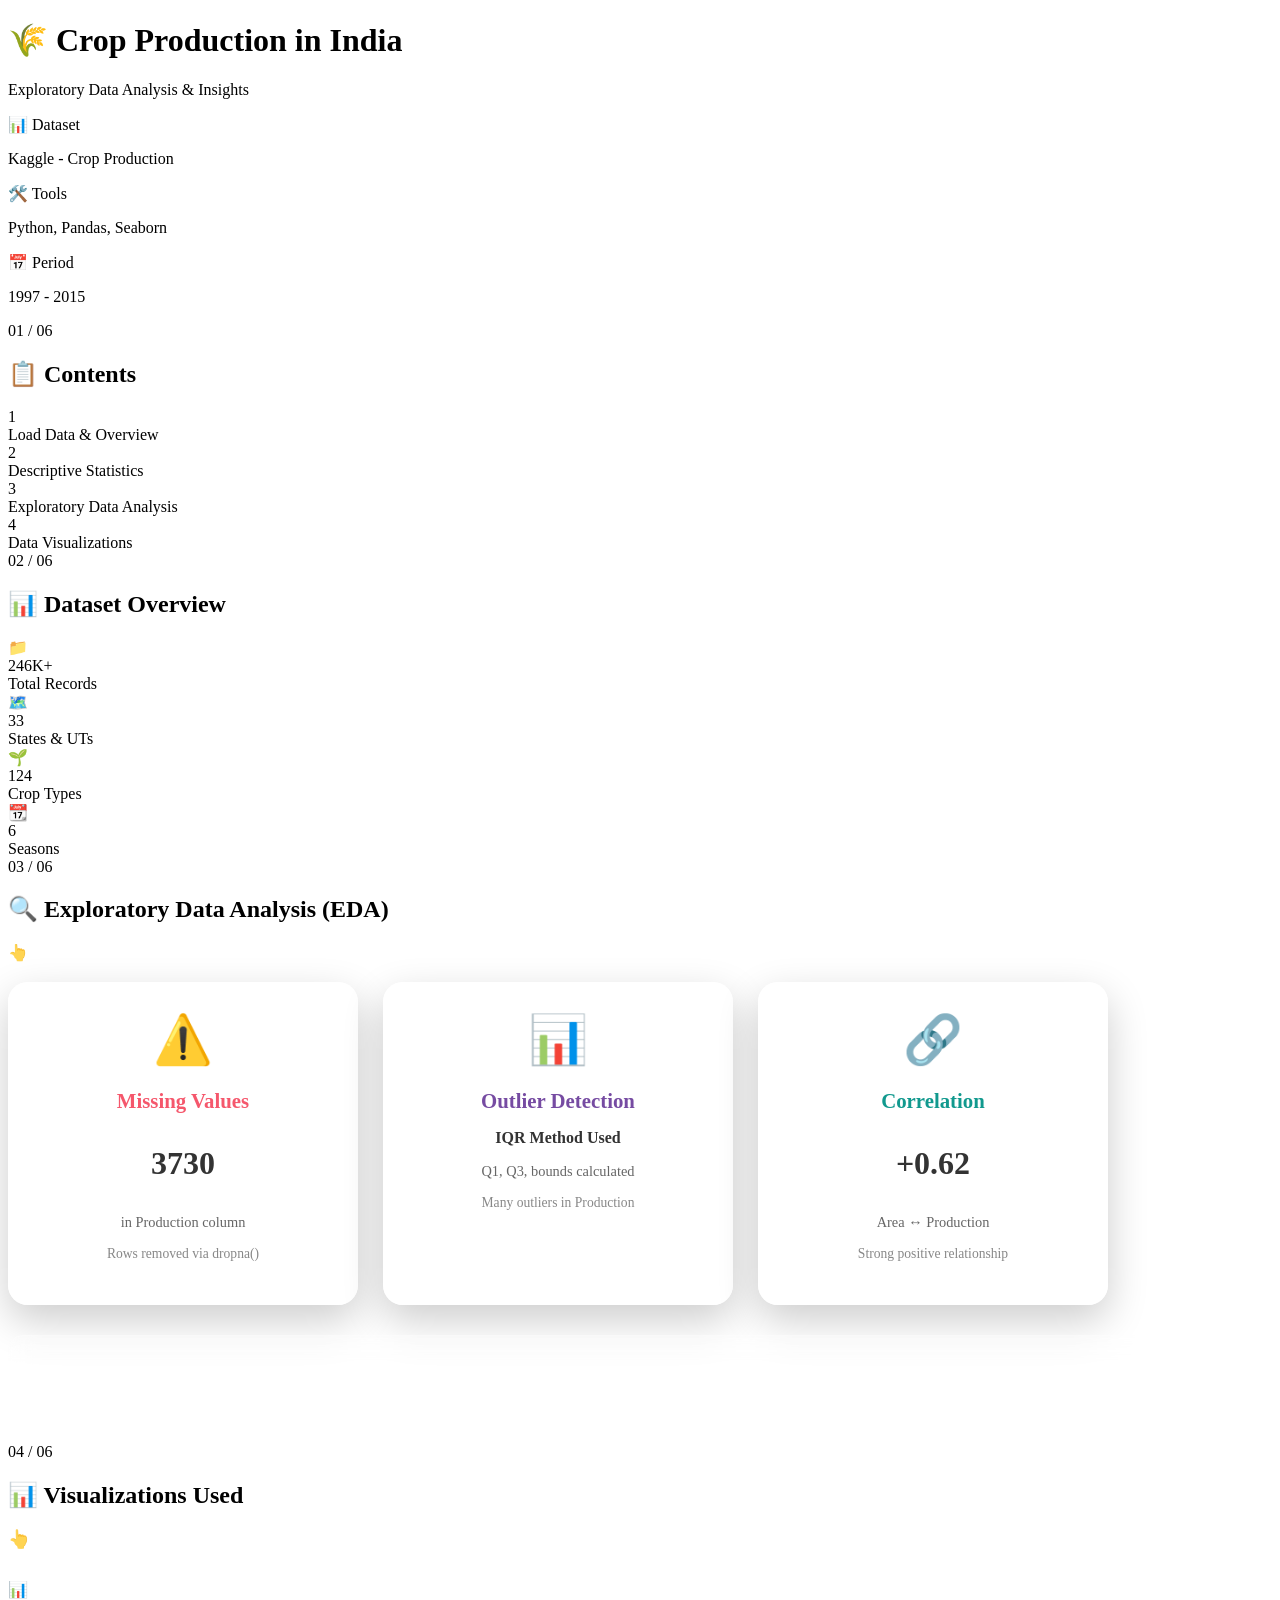
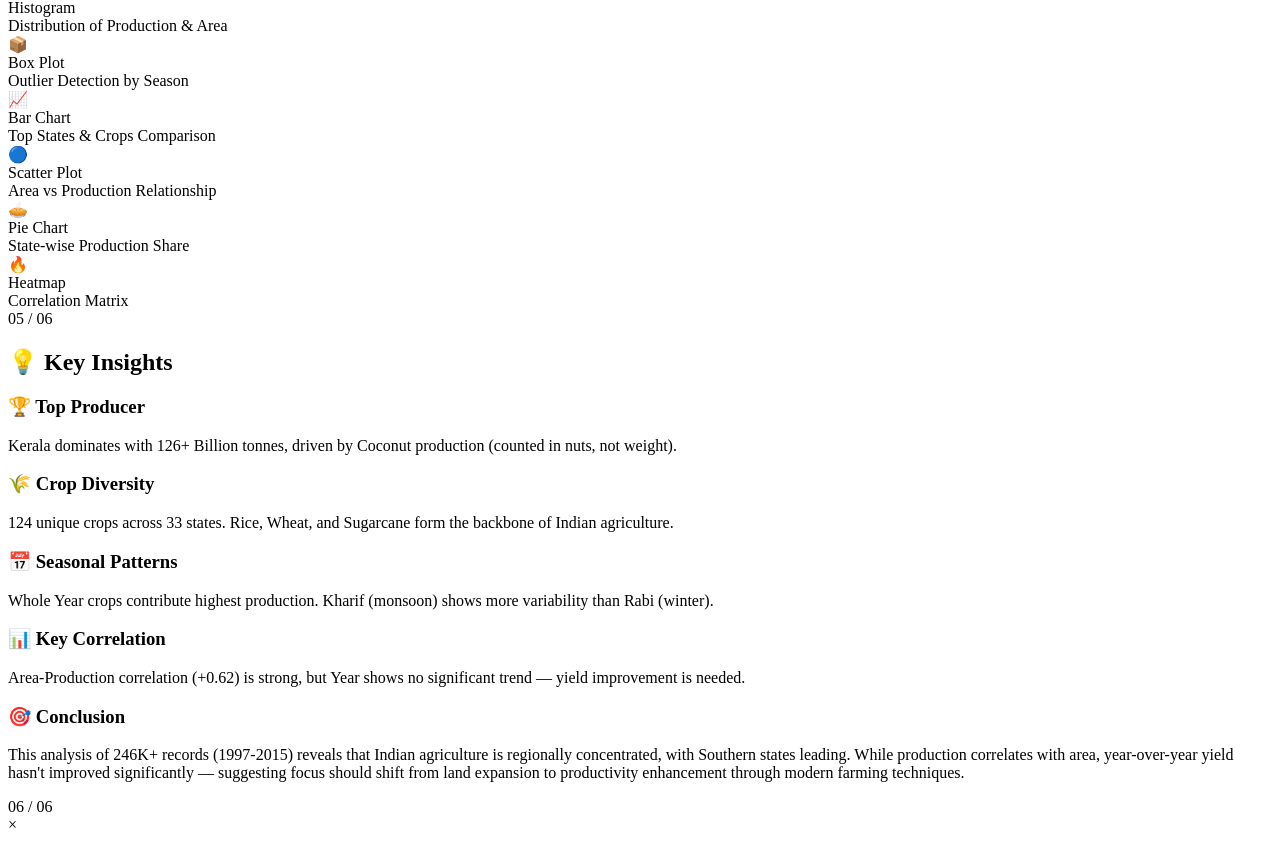
<file: crop_production_presentation.html>
<!DOCTYPE html>
<html lang="en">

<head>
    <meta charset="UTF-8">
    <meta name="viewport" content="width=device-width, initial-scale=1.0">
    <title>Crop Production in India - Analysis</title>
    <link href="https://fonts.googleapis.com/css2?family=Poppins:wght@300;400;600;700&display=swap" rel="stylesheet">
    <link rel= "stylesheet" href="style.css'>
</head>

<body>
    <div class="slide-container" id="slideContainer">
        <!-- Slide 1: Title -->
        <div class="slide slide-1" id="slide1">
            <div class="title-content">
                <h1 class="main-title">🌾 Crop Production in India</h1>
                <p class="subtitle">Exploratory Data Analysis & Insights</p>
                <div class="meta-info">
                    <div class="meta-item">
                        <span>📊 Dataset</span>
                        <p>Kaggle - Crop Production</p>
                    </div>
                    <div class="meta-item">
                        <span>🛠️ Tools</span>
                        <p>Python, Pandas, Seaborn</p>
                    </div>
                    <div class="meta-item">
                        <span>📅 Period</span>
                        <p>1997 - 2015</p>
                    </div>
                </div>
            </div>
            <span class="slide-number">01 / 06</span>
        </div>

        <!-- Slide 2: Contents -->
        <div class="slide slide-2" id="slide2">
            <h2 class="section-title">📋 Contents</h2>
            <div class="contents-grid">
                <div class="content-card">
                    <div class="content-number">1</div>
                    <div class="content-text">Load Data & Overview</div>
                </div>
                <div class="content-card">
                    <div class="content-number">2</div>
                    <div class="content-text">Descriptive Statistics</div>
                </div>
                <div class="content-card">
                    <div class="content-number">3</div>
                    <div class="content-text">Exploratory Data Analysis</div>
                </div>
                <div class="content-card">
                    <div class="content-number">4</div>
                    <div class="content-text">Data Visualizations</div>
                </div>
            </div>
            <span class="slide-number">02 / 06</span>
        </div>

        <!-- Slide 3: Dataset Overview -->
        <div class="slide slide-3" id="slide3">
            <h2 class="section-title">📊 Dataset Overview</h2>
            <div class="stats-container">
                <div class="stat-card">
                    <div class="stat-icon">📁</div>
                    <div class="stat-value">246K+</div>
                    <div class="stat-label">Total Records</div>
                </div>
                <div class="stat-card">
                    <div class="stat-icon">🗺️</div>
                    <div class="stat-value">33</div>
                    <div class="stat-label">States & UTs</div>
                </div>
                <div class="stat-card">
                    <div class="stat-icon">🌱</div>
                    <div class="stat-value">124</div>
                    <div class="stat-label">Crop Types</div>
                </div>
                <div class="stat-card">
                    <div class="stat-icon">📆</div>
                    <div class="stat-value">6</div>
                    <div class="stat-label">Seasons</div>
                </div>
            </div>
            <span class="slide-number">03 / 06</span>
        </div>

        <!-- Slide 4: Exploratory Data Analysis (EDA) -->
        <div class="slide slide-4" id="slide4">
            <h2 class="section-title">🔍 Exploratory Data Analysis (EDA)</h2>
            <p style="color: rgba(255,255,255,0.8); margin-bottom: 20px; font-size: 1rem;">👆 Click any card to see the
                chart</p>
            <div style="display: grid; grid-template-columns: repeat(3, 1fr); gap: 25px; max-width: 1100px;">
                <div onclick="openModal('missingvalues')"
                    style="background: rgba(255,255,255,0.95); border-radius: 20px; padding: 30px; text-align: center; box-shadow: 0 15px 40px rgba(0,0,0,0.2); cursor: pointer; transition: transform 0.3s ease;"
                    onmouseover="this.style.transform='translateY(-5px)'"
                    onmouseout="this.style.transform='translateY(0)'">
                    <div style="font-size: 3rem; margin-bottom: 15px;">⚠️</div>
                    <h3 style="color: #f5576c; font-size: 1.3rem; margin-bottom: 10px;">Missing Values</h3>
                    <p style="color: #333; font-size: 2rem; font-weight: 700;">3730</p>
                    <p style="color: #666; font-size: 0.9rem; margin-top: 10px;">in Production column</p>
                    <p style="color: #888; font-size: 0.85rem; margin-top: 5px;">Rows removed via dropna()</p>
                </div>
                <div onclick="openModal('boxplot')"
                    style="background: rgba(255,255,255,0.95); border-radius: 20px; padding: 30px; text-align: center; box-shadow: 0 15px 40px rgba(0,0,0,0.2); cursor: pointer; transition: transform 0.3s ease;"
                    onmouseover="this.style.transform='translateY(-5px)'"
                    onmouseout="this.style.transform='translateY(0)'">
                    <div style="font-size: 3rem; margin-bottom: 15px;">📊</div>
                    <h3 style="color: #764ba2; font-size: 1.3rem; margin-bottom: 10px;">Outlier Detection</h3>
                    <p style="color: #333; font-size: 1rem; font-weight: 600;">IQR Method Used</p>
                    <p style="color: #666; font-size: 0.9rem; margin-top: 10px;">Q1, Q3, bounds calculated</p>
                    <p style="color: #888; font-size: 0.85rem; margin-top: 5px;">Many outliers in Production</p>
                </div>
                <div onclick="openModal('correlation')"
                    style="background: rgba(255,255,255,0.95); border-radius: 20px; padding: 30px; text-align: center; box-shadow: 0 15px 40px rgba(0,0,0,0.2); cursor: pointer; transition: transform 0.3s ease;"
                    onmouseover="this.style.transform='translateY(-5px)'"
                    onmouseout="this.style.transform='translateY(0)'">
                    <div style="font-size: 3rem; margin-bottom: 15px;">🔗</div>
                    <h3 style="color: #11998e; font-size: 1.3rem; margin-bottom: 10px;">Correlation</h3>
                    <p style="color: #333; font-size: 2rem; font-weight: 700;">+0.62</p>
                    <p style="color: #666; font-size: 0.9rem; margin-top: 10px;">Area ↔ Production</p>
                    <p style="color: #888; font-size: 0.85rem; margin-top: 5px;">Strong positive relationship</p>
                </div>
            </div>
            <div
                style="background: rgba(255,255,255,0.15); backdrop-filter: blur(10px); padding: 25px 50px; border-radius: 15px; margin-top: 30px; border: 1px solid rgba(255,255,255,0.2);">
                <p style="color: #fff; font-size: 1.1rem; text-align: center;">
                    <strong>Key EDA Steps:</strong> Missing Value Analysis → Data Cleaning → Outlier Detection →
                    Correlation Matrix → Unique Value Counts
                </p>
            </div>
            <span class="slide-number">04 / 06</span>
        </div>


        <!-- Slide 5: Key Visualizations -->
        <div class="slide slide-5" id="slide5">
            <h2 class="section-title">📊 Visualizations Used</h2>
            <p style="color: rgba(255,255,255,0.8); margin-bottom: 30px; font-size: 1.1rem;">👆 Click any card to see
                the visualization</p>
            <div class="viz-grid">
                <div class="viz-card" onclick="openModal('histogram')">
                    <div class="viz-icon">📊</div>
                    <div class="viz-title">Histogram</div>
                    <div class="viz-desc">Distribution of Production & Area</div>
                </div>
                <div class="viz-card" onclick="openModal('boxplot')">
                    <div class="viz-icon">📦</div>
                    <div class="viz-title">Box Plot</div>
                    <div class="viz-desc">Outlier Detection by Season</div>
                </div>
                <div class="viz-card" onclick="openModal('barchart')">
                    <div class="viz-icon">📈</div>
                    <div class="viz-title">Bar Chart</div>
                    <div class="viz-desc">Top States & Crops Comparison</div>
                </div>
                <div class="viz-card" onclick="openModal('scatter')">
                    <div class="viz-icon">🔵</div>
                    <div class="viz-title">Scatter Plot</div>
                    <div class="viz-desc">Area vs Production Relationship</div>
                </div>
                <div class="viz-card" onclick="openModal('piechart')">
                    <div class="viz-icon">🥧</div>
                    <div class="viz-title">Pie Chart</div>
                    <div class="viz-desc">State-wise Production Share</div>
                </div>
                <div class="viz-card" onclick="openModal('heatmap')">
                    <div class="viz-icon">🔥</div>
                    <div class="viz-title">Heatmap</div>
                    <div class="viz-desc">Correlation Matrix</div>
                </div>
            </div>
            <span class="slide-number">05 / 06</span>
        </div>

        <!-- Slide 6: Key Insights & Conclusion -->
        <div class="slide slide-6" id="slide6">
            <h2 class="section-title">💡 Key Insights</h2>
            <div class="insights-container">
                <div class="insight-card">
                    <h3>🏆 Top Producer</h3>
                    <p>Kerala dominates with 126+ Billion tonnes, driven by Coconut production (counted in nuts, not
                        weight).</p>
                </div>
                <div class="insight-card">
                    <h3>🌾 Crop Diversity</h3>
                    <p>124 unique crops across 33 states. Rice, Wheat, and Sugarcane form the backbone of Indian
                        agriculture.</p>
                </div>
                <div class="insight-card">
                    <h3>📅 Seasonal Patterns</h3>
                    <p>Whole Year crops contribute highest production. Kharif (monsoon) shows more variability than Rabi
                        (winter).</p>
                </div>
                <div class="insight-card">
                    <h3>📊 Key Correlation</h3>
                    <p>Area-Production correlation (+0.62) is strong, but Year shows no significant trend — yield
                        improvement is needed.</p>
                </div>
                <div class="insight-card conclusion-box">
                    <h3>🎯 Conclusion</h3>
                    <p>This analysis of 246K+ records (1997-2015) reveals that Indian agriculture is regionally
                        concentrated, with Southern states leading. While production correlates with area,
                        year-over-year yield hasn't improved significantly — suggesting focus should shift from land
                        expansion to productivity enhancement through modern farming techniques.</p>
                </div>
            </div>
            <span class="slide-number">06 / 06</span>
        </div>
    </div>

    <!-- Modal Overlay -->
    <div class="modal-overlay" id="modalOverlay" onclick="closeModal(event)">
        <div class="modal-content" onclick="event.stopPropagation()">
            <span class="modal-close" onclick="closeModal()">&times;</span>
            <h2 class="modal-title" id="modalTitle"></h2>
            <p class="modal-description" id="modalDescription"></p>
            <div class="chart-preview" id="chartPreview"></div>
        </div>
    </div>

    <!-- Navigation Dots -->
    <div class="nav-dots">
        <div class="nav-dot active" onclick="scrollToSlide(1)"></div>
        <div class="nav-dot" onclick="scrollToSlide(2)"></div>
        <div class="nav-dot" onclick="scrollToSlide(3)"></div>
        <div class="nav-dot" onclick="scrollToSlide(4)"></div>
        <div class="nav-dot" onclick="scrollToSlide(5)"></div>
        <div class="nav-dot" onclick="scrollToSlide(6)"></div>
    </div>

    <script>
        const container = document.getElementById('slideContainer');
        const dots = document.querySelectorAll('.nav-dot');

        function scrollToSlide(num) {
            const slide = document.getElementById('slide' + num);
            slide.scrollIntoView({ behavior: 'smooth' });
        }

        container.addEventListener('scroll', () => {
            const scrollPos = container.scrollTop;
            const slideHeight = window.innerHeight;
            const currentSlide = Math.round(scrollPos / slideHeight);

            dots.forEach((dot, index) => {
                dot.classList.toggle('active', index === currentSlide);
            });
        });

        // Keyboard navigation
        document.addEventListener('keydown', (e) => {
            const modal = document.getElementById('modalOverlay');
            if (modal.classList.contains('active')) {
                if (e.key === 'Escape') closeModal();
                return;
            }

            const currentScroll = container.scrollTop;
            const slideHeight = window.innerHeight;
            const currentSlide = Math.round(currentScroll / slideHeight);

            if (e.key === 'ArrowDown' || e.key === ' ') {
                e.preventDefault();
                if (currentSlide < 5) scrollToSlide(currentSlide + 2);
            } else if (e.key === 'ArrowUp') {
                e.preventDefault();
                if (currentSlide > 0) scrollToSlide(currentSlide);
            }
        });

        // Modal Functions
        const chartData = {
            missingvalues: {
                title: '⚠️ Missing Values Analysis',
                description: '💡 Insight: Only Production column has 3730 missing values (1.5% of data). All other columns are complete. Missing values were handled using dropna() to ensure data quality for analysis.',
                chart: `<img src="charts/missing_values.png" alt="Missing Values" style="max-width: 100%; border-radius: 10px; box-shadow: 0 5px 20px rgba(0,0,0,0.1);">`
            },
            correlation: {
                title: '🔗 Correlation Matrix',
                description: '💡 Insight: Area-Production correlation is strong (+0.62). Year has almost no correlation with Area (0.02) or Production (0.03), indicating production hasn\'t improved significantly over time despite more data.',
                chart: `<img src="charts/correlation.png" alt="Correlation Matrix" style="max-width: 100%; border-radius: 10px; box-shadow: 0 5px 20px rgba(0,0,0,0.1);">`
            },
            histogram: {
                title: '📊 Histogram',
                description: '💡 Insight: Production data is heavily right-skewed with 75% of records below 8,000 tonnes. Mean (92,834) is much higher than Median (1,680), indicating extreme outliers from high-production crops like Sugarcane and Coconut.',
                chart: `<img src="charts/histogram.png" alt="Histogram" style="max-width: 100%; border-radius: 10px; box-shadow: 0 5px 20px rgba(0,0,0,0.1);">`
            },
            boxplot: {
                title: '📦 Box Plot',
                description: '💡 Insight: "Whole Year" crops show the highest median production and most outliers. Kharif season has wider spread than Rabi. All seasons show significant outliers above Q3+1.5*IQR, indicating a few mega-production records.',
                chart: `<img src="charts/boxplot.png" alt="Box Plot" style="max-width: 100%; border-radius: 10px; box-shadow: 0 5px 20px rgba(0,0,0,0.1);">`
            },
            barchart: {
                title: '📈 Bar Chart',
                description: '💡 Insight: Kerala leads with 126+ Billion tonnes (mainly Coconut). Andhra Pradesh and Uttar Pradesh follow. Top 10 states contribute over 80% of total production. Southern states dominate due to perennial crops.',
                chart: `<img src="charts/barchart.png" alt="Bar Chart" style="max-width: 100%; border-radius: 10px; box-shadow: 0 5px 20px rgba(0,0,0,0.1);">`
            },
            scatter: {
                title: '🔵 Scatter Plot',
                description: '💡 Insight: Strong positive correlation (+0.62) confirms larger cultivation areas yield higher production. Log scale reveals linear trend. Some high-area, low-production outliers suggest inefficient farming or crop failures.',
                chart: `<img src="charts/scatter.png" alt="Scatter Plot" style="max-width: 100%; border-radius: 10px; box-shadow: 0 5px 20px rgba(0,0,0,0.1);">`
            },
            piechart: {
                title: '🥧 Pie Chart',
                description: '💡 Insight: Kerala alone contributes ~40% of Top 5 states production. Andhra Pradesh (22%) and Tamil Nadu (15%) follow. These 5 states account for majority share, highlighting regional agricultural concentration in India.',
                chart: `<img src="charts/piechart.png" alt="Pie Chart" style="max-width: 100%; border-radius: 10px; box-shadow: 0 5px 20px rgba(0,0,0,0.1);">`
            },
            heatmap: {
                title: '🔥 Heatmap',
                description: '💡 Insight: Area-Production correlation is strong (0.62). Year has weak correlation with both (0.02-0.03), meaning production hasn\'t significantly increased over time despite more data. Focus should be on yield improvement, not just area expansion.',
                chart: `<img src="charts/heatmap.png" alt="Heatmap" style="max-width: 100%; border-radius: 10px; box-shadow: 0 5px 20px rgba(0,0,0,0.1);">`
            }
        };



        function openModal(chartType) {
            const data = chartData[chartType];
            document.getElementById('modalTitle').innerHTML = data.title;
            document.getElementById('modalDescription').textContent = data.description;
            document.getElementById('chartPreview').innerHTML = data.chart;
            document.getElementById('modalOverlay').classList.add('active');
            document.body.style.overflow = 'hidden';
        }

        function closeModal(event) {
            if (event && event.target !== document.getElementById('modalOverlay')) return;
            document.getElementById('modalOverlay').classList.remove('active');
            document.body.style.overflow = '';
        }
    </script>
</body>


</html>
</file>
<file: style.css>
* {
            margin: 0;
            padding: 0;
            box-sizing: border-box;
        }

        body {
            font-family: 'Poppins', sans-serif;
            background: linear-gradient(135deg, #1a1a2e 0%, #16213e 50%, #0f3460 100%);
            min-height: 100vh;
            overflow-x: hidden;
        }

        .slide-container {
            width: 100%;
            height: 100vh;
            scroll-snap-type: y mandatory;
            overflow-y: scroll;
            scroll-behavior: smooth;
        }

        .slide {
            width: 100%;
            height: 100vh;
            scroll-snap-align: start;
            display: flex;
            flex-direction: column;
            justify-content: center;
            align-items: center;
            padding: 60px;
            position: relative;
            overflow: hidden;
        }

        /* Slide 1 - Title */
        .slide-1 {
            background: linear-gradient(135deg, #1e3c72 0%, #2a5298 50%, #1e3c72 100%);
        }

        .slide-1::before {
            content: '🌾';
            position: absolute;
            font-size: 300px;
            opacity: 0.1;
            right: -50px;
            bottom: -50px;
        }

        .title-content {
            text-align: center;
            z-index: 10;
            animation: fadeInUp 1s ease-out;
        }

        .main-title {
            font-size: 4rem;
            font-weight: 700;
            color: #fff;
            margin-bottom: 20px;
            text-shadow: 2px 2px 10px rgba(0, 0, 0, 0.3);
        }

        .subtitle {
            font-size: 1.8rem;
            color: #a8dadc;
            margin-bottom: 40px;
            font-weight: 300;
        }

        .meta-info {
            display: flex;
            gap: 40px;
            margin-top: 30px;
        }

        .meta-item {
            background: rgba(255, 255, 255, 0.1);
            backdrop-filter: blur(10px);
            padding: 20px 40px;
            border-radius: 15px;
            border: 1px solid rgba(255, 255, 255, 0.2);
        }

        .meta-item span {
            color: #ffd166;
            font-size: 1.2rem;
            font-weight: 600;
        }

        .meta-item p {
            color: #fff;
            font-size: 0.9rem;
            margin-top: 5px;
        }

        /* Slide 2 - Contents */
        .slide-2 {
            background: linear-gradient(135deg, #134e5e 0%, #71b280 100%);
        }

        .section-title {
            font-size: 3rem;
            color: #fff;
            margin-bottom: 50px;
            text-align: center;
        }

        .contents-grid {
            display: grid;
            grid-template-columns: repeat(2, 1fr);
            gap: 25px;
            max-width: 900px;
        }

        .content-card {
            background: rgba(255, 255, 255, 0.15);
            backdrop-filter: blur(10px);
            padding: 30px;
            border-radius: 20px;
            border: 1px solid rgba(255, 255, 255, 0.2);
            display: flex;
            align-items: center;
            gap: 20px;
            transition: transform 0.3s ease, box-shadow 0.3s ease;
        }

        .content-card:hover {
            transform: translateY(-5px);
            box-shadow: 0 20px 40px rgba(0, 0, 0, 0.2);
        }

        .content-number {
            width: 60px;
            height: 60px;
            background: linear-gradient(135deg, #ffd166, #f9844a);
            border-radius: 50%;
            display: flex;
            justify-content: center;
            align-items: center;
            font-size: 1.5rem;
            font-weight: 700;
            color: #1a1a2e;
        }

        .content-text {
            color: #fff;
            font-size: 1.3rem;
        }

        /* Slide 3 - Dataset Overview */
        .slide-3 {
            background: linear-gradient(135deg, #667eea 0%, #764ba2 100%);
        }

        .stats-container {
            display: grid;
            grid-template-columns: repeat(4, 1fr);
            gap: 30px;
            margin-top: 40px;
        }

        .stat-card {
            background: rgba(255, 255, 255, 0.15);
            backdrop-filter: blur(10px);
            padding: 40px 30px;
            border-radius: 20px;
            text-align: center;
            border: 1px solid rgba(255, 255, 255, 0.2);
            transition: transform 0.3s ease;
        }

        .stat-card:hover {
            transform: scale(1.05);
        }

        .stat-icon {
            font-size: 3rem;
            margin-bottom: 15px;
        }

        .stat-value {
            font-size: 2.5rem;
            font-weight: 700;
            color: #ffd166;
        }

        .stat-label {
            color: #e0e0e0;
            font-size: 1rem;
            margin-top: 10px;
        }

        /* Slide 4 - EDA */
        .slide-4 {
            background: linear-gradient(135deg, #f093fb 0%, #f5576c 100%);
        }

        /* Slide 5 - Key Visualizations */
        .slide-5 {
            background: linear-gradient(135deg, #11998e 0%, #38ef7d 100%);
        }

        .viz-grid {
            display: grid;
            grid-template-columns: repeat(3, 1fr);
            gap: 25px;
            max-width: 1100px;
        }

        .viz-card {
            background: rgba(255, 255, 255, 0.95);
            border-radius: 20px;
            padding: 30px;
            text-align: center;
            box-shadow: 0 15px 40px rgba(0, 0, 0, 0.2);
            transition: transform 0.3s ease, box-shadow 0.3s ease;
            cursor: pointer;
        }

        .viz-card:hover {
            transform: translateY(-10px) scale(1.02);
            box-shadow: 0 25px 50px rgba(0, 0, 0, 0.3);
        }

        .viz-card::after {
            content: '👆 Click to view';
            display: block;
            font-size: 0.75rem;
            color: #999;
            margin-top: 10px;
            opacity: 0;
            transition: opacity 0.3s ease;
        }

        .viz-card:hover::after {
            opacity: 1;
        }

        .viz-icon {
            font-size: 3rem;
            margin-bottom: 15px;
        }

        .viz-title {
            font-size: 1.2rem;
            font-weight: 600;
            color: #333;
            margin-bottom: 10px;
        }

        .viz-desc {
            font-size: 0.9rem;
            color: #666;
        }

        /* Slide 6 - Key Insights & Conclusion */
        .slide-6 {
            background: linear-gradient(135deg, #0f0c29 0%, #302b63 50%, #24243e 100%);
        }

        .insights-container {
            display: grid;
            grid-template-columns: repeat(2, 1fr);
            gap: 30px;
            max-width: 1000px;
        }

        .insight-card {
            background: linear-gradient(135deg, rgba(255, 255, 255, 0.1) 0%, rgba(255, 255, 255, 0.05) 100%);
            backdrop-filter: blur(10px);
            padding: 30px;
            border-radius: 20px;
            border: 1px solid rgba(255, 255, 255, 0.1);
        }

        .insight-card h3 {
            color: #ffd166;
            font-size: 1.3rem;
            margin-bottom: 15px;
            display: flex;
            align-items: center;
            gap: 10px;
        }

        .insight-card p {
            color: #e0e0e0;
            line-height: 1.6;
        }

        .conclusion-box {
            grid-column: span 2;
            background: linear-gradient(135deg, #ffd166 0%, #f9844a 100%);
            text-align: center;
        }

        .conclusion-box h3 {
            color: #1a1a2e;
            font-size: 1.8rem;
        }

        .conclusion-box p {
            color: #333;
            font-size: 1.1rem;
        }

        /* Modal Styles */
        .modal-overlay {
            position: fixed;
            top: 0;
            left: 0;
            width: 100%;
            height: 100%;
            background: rgba(0, 0, 0, 0.85);
            backdrop-filter: blur(10px);
            display: none;
            justify-content: center;
            align-items: center;
            z-index: 2000;
            animation: fadeIn 0.3s ease;
        }

        .modal-overlay.active {
            display: flex;
        }

        .modal-content {
            background: #fff;
            border-radius: 25px;
            padding: 40px;
            max-width: 800px;
            width: 90%;
            max-height: 85vh;
            overflow-y: auto;
            position: relative;
            animation: slideUp 0.4s ease;
        }

        .modal-close {
            position: absolute;
            top: 15px;
            right: 20px;
            font-size: 2rem;
            cursor: pointer;
            color: #666;
            transition: color 0.3s ease;
        }

        .modal-close:hover {
            color: #f5576c;
        }

        .modal-title {
            font-size: 1.8rem;
            color: #333;
            margin-bottom: 20px;
            display: flex;
            align-items: center;
            gap: 15px;
        }

        .modal-description {
            color: #666;
            margin-bottom: 25px;
            line-height: 1.6;
        }

        .chart-preview {
            background: linear-gradient(135deg, #f8f9fa 0%, #e9ecef 100%);
            border-radius: 15px;
            padding: 30px;
            min-height: 300px;
            display: flex;
            flex-direction: column;
            align-items: center;
            justify-content: center;
        }

        /* CSS Charts */
        .bar-chart {
            display: flex;
            align-items: flex-end;
            gap: 15px;
            height: 200px;
            padding: 20px;
        }

        .bar {
            width: 50px;
            border-radius: 8px 8px 0 0;
            display: flex;
            flex-direction: column;
            align-items: center;
            justify-content: flex-end;
            transition: height 0.5s ease;
        }

        .bar span {
            font-size: 0.7rem;
            color: #333;
            margin-top: 8px;
            text-align: center;
        }

        .pie-chart {
            width: 200px;
            height: 200px;
            border-radius: 50%;
            background: conic-gradient(#ff6b6b 0deg 108deg,
                    #4ecdc4 108deg 180deg,
                    #45b7d1 180deg 234deg,
                    #96ceb4 234deg 288deg,
                    #ffeaa7 288deg 360deg);
            position: relative;
        }

        .pie-chart::after {
            content: '';
            position: absolute;
            top: 50%;
            left: 50%;
            transform: translate(-50%, -50%);
            width: 80px;
            height: 80px;
            background: #fff;
            border-radius: 50%;
        }

        .histogram {
            display: flex;
            align-items: flex-end;
            gap: 3px;
            height: 150px;
        }

        .hist-bar {
            width: 20px;
            background: linear-gradient(180deg, #667eea 0%, #764ba2 100%);
            border-radius: 3px 3px 0 0;
        }

        .scatter-plot {
            width: 250px;
            height: 200px;
            background: linear-gradient(135deg, #f8f9fa 0%, #e9ecef 100%);
            border-left: 2px solid #333;
            border-bottom: 2px solid #333;
            position: relative;
            margin: 20px;
        }

        .scatter-dot {
            position: absolute;
            width: 10px;
            height: 10px;
            background: #4ecdc4;
            border-radius: 50%;
            opacity: 0.7;
        }

        .box-plot {
            display: flex;
            flex-direction: column;
            align-items: center;
            height: 200px;
            justify-content: center;
        }

        .box-plot-item {
            display: flex;
            align-items: center;
            gap: 10px;
            margin: 10px 0;
        }

        .box-plot-box {
            width: 120px;
            height: 40px;
            background: linear-gradient(90deg, #ffeaa7 0%, #fdcb6e 100%);
            border: 2px solid #f39c12;
            border-radius: 5px;
            position: relative;
        }

        .box-plot-box::before,
        .box-plot-box::after {
            content: '';
            position: absolute;
            height: 2px;
            background: #e74c3c;
            width: 30px;
        }

        .box-plot-box::before {
            left: -35px;
            top: 50%;
        }

        .box-plot-box::after {
            right: -35px;
            top: 50%;
        }

        .heatmap {
            display: grid;
            grid-template-columns: repeat(3, 60px);
            gap: 5px;
        }

        .heatmap-cell {
            width: 60px;
            height: 60px;
            border-radius: 8px;
            display: flex;
            align-items: center;
            justify-content: center;
            color: #fff;
            font-weight: 600;
            font-size: 0.9rem;
        }

        .line-chart {
            width: 280px;
            height: 150px;
            position: relative;
            border-left: 2px solid #333;
            border-bottom: 2px solid #333;
        }

        .line-chart svg {
            position: absolute;
            bottom: 0;
            left: 0;
        }

        /* Navigation */
        .nav-dots {
            position: fixed;
            right: 30px;
            top: 50%;
            transform: translateY(-50%);
            display: flex;
            flex-direction: column;
            gap: 15px;
            z-index: 1000;
        }

        .nav-dot {
            width: 12px;
            height: 12px;
            border-radius: 50%;
            background: rgba(255, 255, 255, 0.3);
            cursor: pointer;
            transition: all 0.3s ease;
        }

        .nav-dot:hover,
        .nav-dot.active {
            background: #ffd166;
            transform: scale(1.3);
        }

        .slide-number {
            position: absolute;
            bottom: 30px;
            left: 60px;
            color: rgba(255, 255, 255, 0.5);
            font-size: 0.9rem;
        }

        /* Animations */
        @keyframes fadeIn {
            from {
                opacity: 0;
            }

            to {
                opacity: 1;
            }
        }

        @keyframes fadeInUp {
            from {
                opacity: 0;
                transform: translateY(30px);
            }

            to {
                opacity: 1;
                transform: translateY(0);
            }
        }

        @keyframes slideUp {
            from {
                opacity: 0;
                transform: translateY(50px);
            }

            to {
                opacity: 1;
                transform: translateY(0);
            }
        }

        .legend {
            display: flex;
            flex-wrap: wrap;
            gap: 15px;
            margin-top: 20px;
            justify-content: center;
        }

        .legend-item {
            display: flex;
            align-items: center;
            gap: 8px;
            font-size: 0.85rem;
            color: #555;
        }

        .legend-color {
            width: 15px;
            height: 15px;
            border-radius: 3px;
        }
</file>
